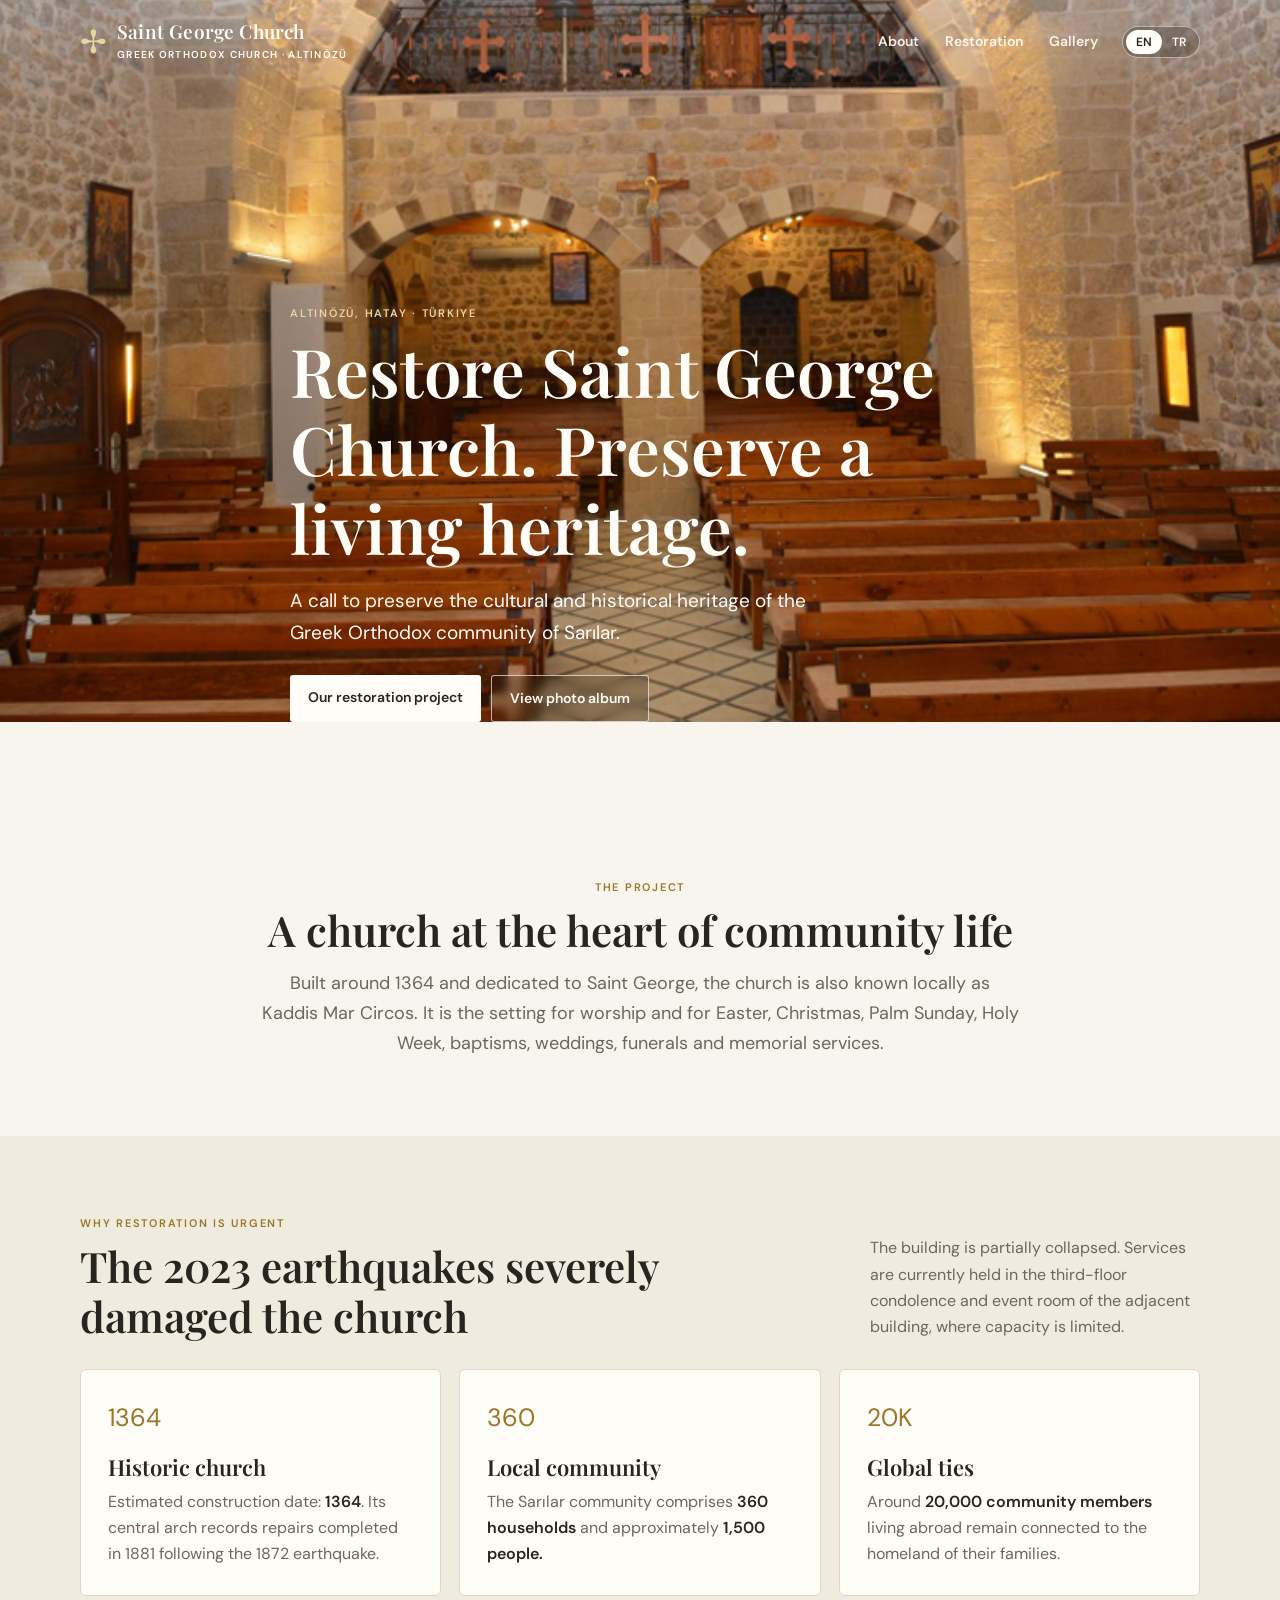
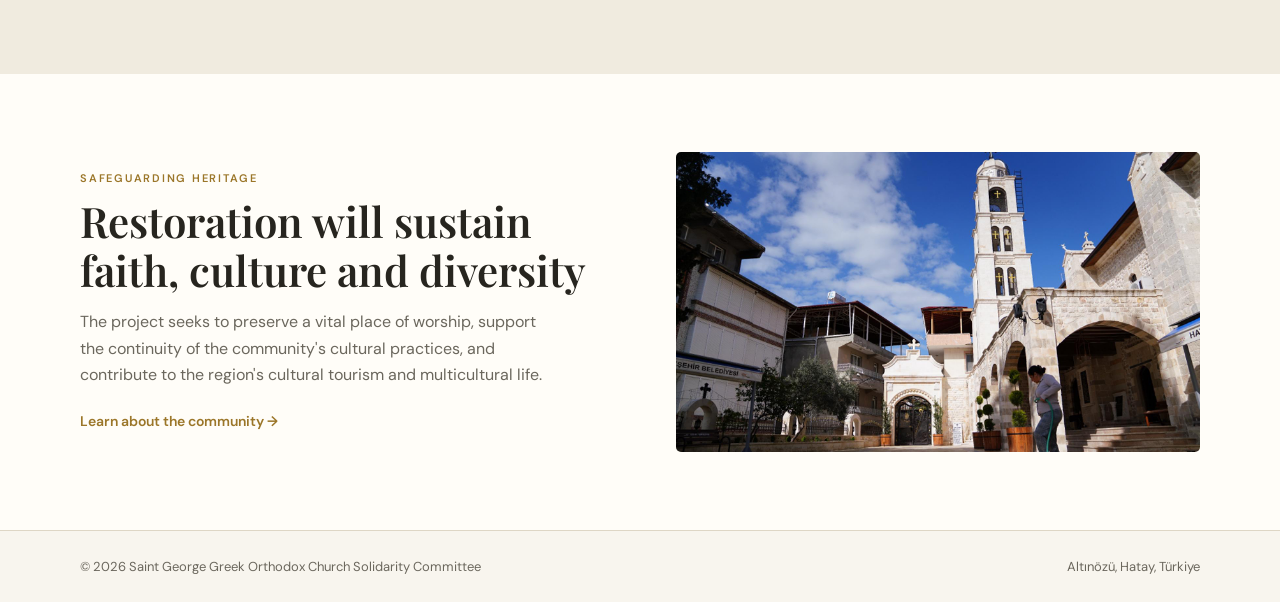
<file: index.html>
<!doctype html>
<html lang="en">
    <head>
        <meta charset="utf-8">
        <meta name="viewport" content="width=device-width,initial-scale=1">
        <meta name="description" content="Saint George Greek Orthodox Church restoration project, Sarılar, Altınözü.">
        <title>Saint George Church Restoration Project</title>
        <link rel="preconnect" href="https://fonts.googleapis.com">
        <link rel="preconnect" href="https://fonts.gstatic.com" crossorigin>
        <link href="https://fonts.googleapis.com/css2?family=DM+Sans:wght@400;500;600&family=Playfair+Display:wght@500;600;700&display=swap" rel="stylesheet">
        <link rel="stylesheet" href="assets/css/style.css"><script src="assets/js/main.js" defer>

        </script></head>
        <body><header class="site-header"><div class="container header-inner">
            <a class="brand" href="index.html">
                <span class="brand-mark">✢</span>
                <span><strong data-i18n="brand">Saint George Church</strong>
                    <small data-i18n="brandSub">Greek Orthodox Church · Altınözü</small>
                </span></a><nav class="nav">
                        <a href="about.html" data-i18n="navAbout">About</a>
                        <a href="#restoration">Restoration</a><a href="gallery.html" data-i18n="navGallery">Gallery</a></nav>
                        <div class="language-switcher">
                            <button type="button" data-language="en" class="is-active">EN</button><button type="button" data-language="tr">TR</button>
                        </div>
                    </div>
                </header>
                <main>
                    <section class="hero">
  <img src="assets/images/photo5.png" alt="Arka plan görseli" style="width:100%; height:100%; object-fit:cover; position:absolute; z-index:-1;">
  <div class="container hero-content">
    <p class="eyebrow">Altınözü, Hatay · Türkiye</p>
    <h1>Restore Saint George Church. Preserve a living heritage.</h1>
    <p class="hero-copy">A call to preserve the cultural and historical heritage of the Greek Orthodox community of Sarılar.</p>
    <div class="hero-actions">
      <a class="button" href="#restoration">Our restoration project</a>
      <a class="button button-outline" href="gallery.html">View photo album</a>
    </div>
  </div>
                     </section>
                    </div>
                </div>
            </section>
            <section id="restoration" class="section intro-section"><div class="container narrow text-center"><p class="eyebrow eyebrow-dark">The project</p><h2>A church at the heart of community life</h2><p>Built around 1364 and dedicated to Saint George, the church is also known locally as Kaddis Mar Circos. It is the setting for worship and for Easter, Christmas, Palm Sunday, Holy Week, baptisms, weddings, funerals and memorial services.</p>
            </div>
        </section>
        <section class="section visit-section">
            <div class="container">
                <div class="section-heading">
                    <div><p class="eyebrow eyebrow-dark">Why restoration is urgent</p>
                        <h2>The 2023 earthquakes severely damaged the church</h2>
                    </div>
                    <p>The building is partially collapsed. Services are currently held in the third-floor condolence and event room of the adjacent building, where capacity is limited.</p>
                </div>
                <div class="info-grid">
                    <article class="info-card">
                        <span class="card-icon">1364</span>
                        <h3>Historic church</h3>
                        <p>Estimated construction date: <strong>1364</strong>. Its central arch records repairs completed in 1881 following the 1872 earthquake.</p>
                    </article>
                    <article class="info-card">
                        <span class="card-icon">360</span>
                        <h3>Local community</h3>
                        <p>The Sarılar community comprises <strong>360 households</strong> and approximately <strong>1,500 people.</strong></p>
                    </article>
                    <article class="info-card">
                        <span class="card-icon">20K</span>
                        <h3>Global ties</h3>
                        <p>Around <strong>20,000 community members</strong> living abroad remain connected to the homeland of their families.</p>
                    </article>
                </div>
            </div>
        </section>
        <section class="section gallery-preview">
            <div class="container gallery-preview-inner">
                <div><p class="eyebrow eyebrow-dark">Safeguarding heritage</p>
                    <h2>Restoration will sustain faith, culture and diversity</h2>
                    <p>The project seeks to preserve a vital place of worship, support the continuity of the community's cultural practices, and contribute to the region's cultural tourism and multicultural life.</p>
                    <a class="text-link" href="about.html">Learn about the community →</a>
                </div>
                <a class="preview-image" href="gallery.html">
                    <img src="assets/images/photo2.png" alt="Saint George Church community photo"></a>
                </div>
            </section>
        </main>
        <footer class="site-footer">
            <div class="container footer-inner">
                <span>© <span id="year"></span> Saint George Greek Orthodox Church Solidarity Committee</span>
                <span>Altınözü, Hatay, Türkiye</span>
            </div>
        </footer>
    </body>
    </html>
</file>
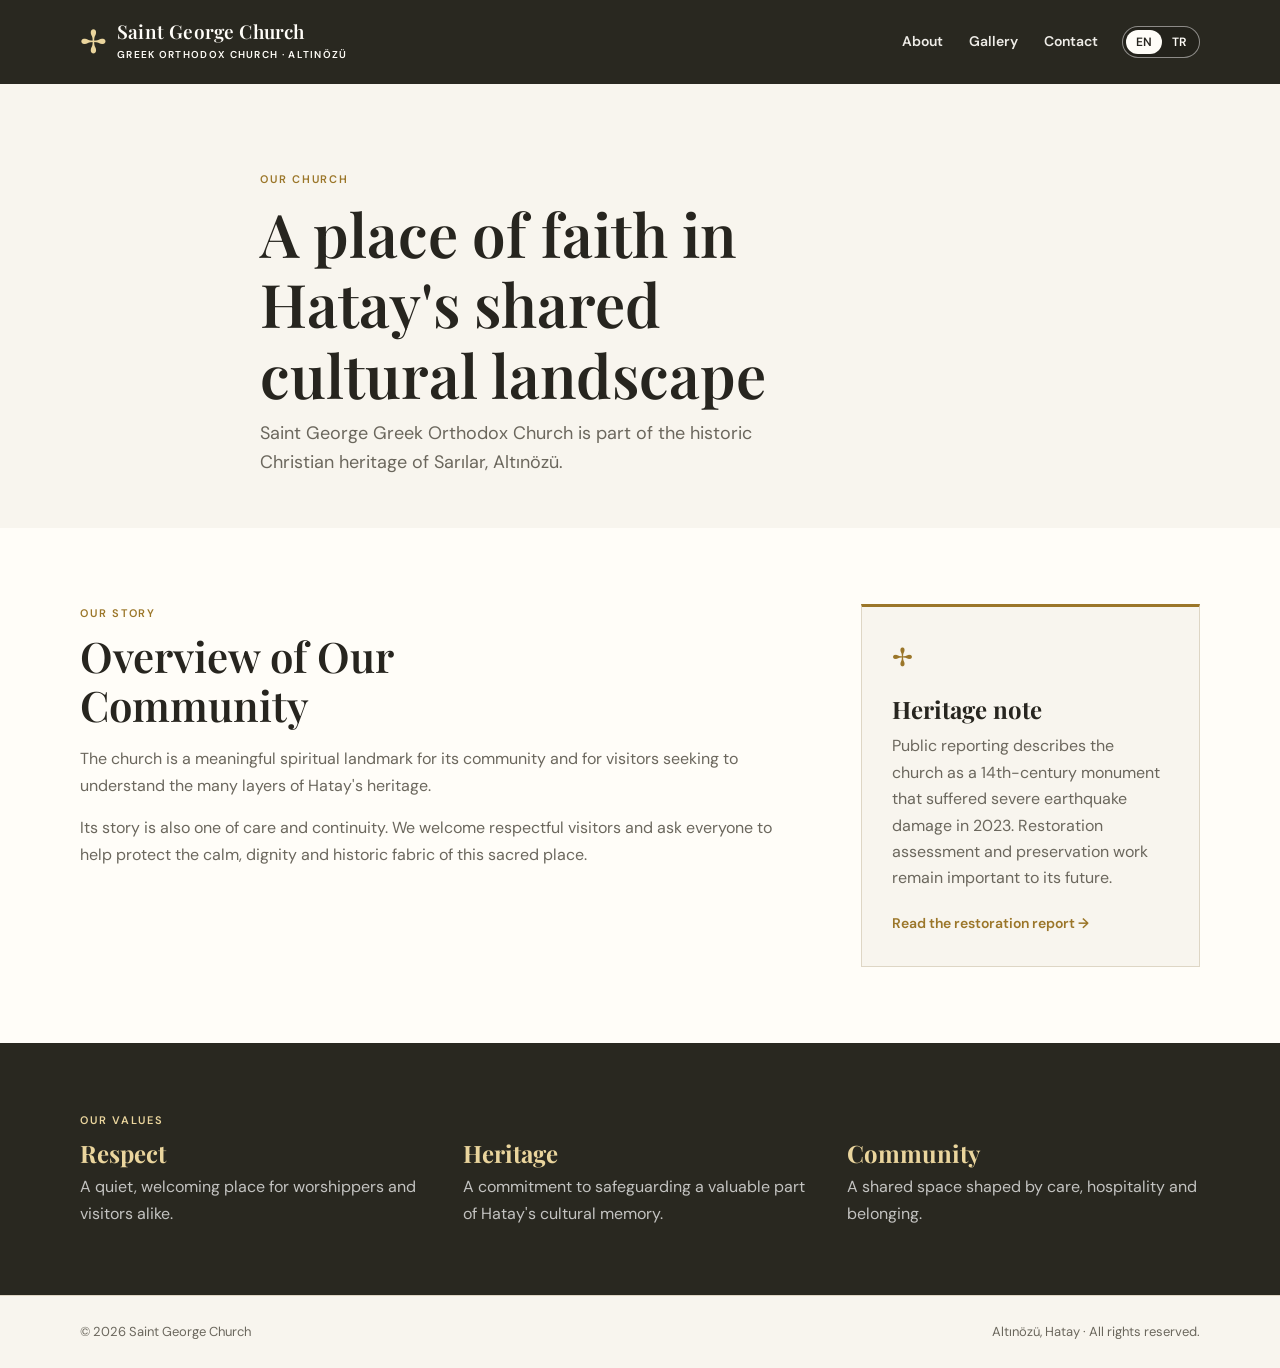
<file: about.html>
<!doctype html>
<html lang="en"><head><meta charset="utf-8"><meta name="viewport" content="width=device-width, initial-scale=1"><meta name="description" content="About Saint George Greek Orthodox Church in Altınözü, Hatay."><title>About | Saint George Church</title><link rel="preconnect" href="https://fonts.googleapis.com"><link rel="preconnect" href="https://fonts.gstatic.com" crossorigin><link href="https://fonts.googleapis.com/css2?family=DM+Sans:wght@400;500;600&family=Playfair+Display:wght@500;600;700&display=swap" rel="stylesheet"><link rel="stylesheet" href="assets/css/style.css"><script src="assets/js/main.js" defer></script></head>
<body class="gallery-page">
    <header class="site-header header-solid">
        <div class="container header-inner">
            <a class="brand" href="index.html">
                <span class="brand-mark">✢</span>
                <span><strong data-i18n="brand">Saint George Church</strong><small data-i18n="brandSub">Greek Orthodox Church · Altınözü</small></span></a>
                <nav class="nav"><a href="about.html" aria-current="page" data-i18n="navAbout">About</a>
                    <a href="gallery.html" data-i18n="navGallery">Gallery</a>
                    <a href="index.html#contact" data-i18n="navContact">Contact</a></nav>
                    <div class="language-switcher"><button type="button" data-language="en" class="is-active">EN</button><button type="button" data-language="tr">TR</button></div>
                
                </div>
            </header>
<main><section class="gallery-hero about-hero"><div class="container narrow"><p class="eyebrow eyebrow-dark" data-i18n="aboutEyebrow">Our church</p><h1 data-i18n="aboutPageTitle">A place of faith in Hatay's shared cultural landscape</h1>
    <p data-i18n="aboutPageIntro">Saint George Greek Orthodox Church is part of the historic Christian heritage of Sarılar, Altınözü.</p></div></section>
    <section class="about-content"><div class="container about-grid"><div><p class="eyebrow eyebrow-dark" data-i18n="aboutStoryEyebrow">Our story</p>
        <h2 data-i18n="aboutStoryTitle">Overview of Our Community</h2><p data-i18n="aboutStoryOne">The church is a meaningful spiritual landmark for its community and for visitors seeking to understand the many layers of Hatay's heritage.</p>
        <p data-i18n="aboutStoryTwo">Its story is also one of care and continuity. We welcome respectful visitors and ask everyone to help protect the calm, dignity and historic fabric of this sacred place.</p></div>
        <aside class="heritage-note"><span class="card-icon">✢</span>
            <h3 data-i18n="noteTitle">Heritage note</h3><p data-i18n="noteText">Public reporting describes the church as a 14th-century monument that suffered severe earthquake damage in 2023. Restoration assessment and preservation work remain important to its future.</p><a class="text-link" href="https://www.aa.com.tr/tr/kultur/hatayda-depremde-hasar-goren-aziz-georgios-rum-ortodoks-kilisesinde-inceleme-yapildi/3485311" target="_blank" rel="noopener" data-i18n="noteCta">Read the restoration report →</a></aside></div></section>
            <section class="values-section"><div class="container"><p class="eyebrow">Our values</p><div class="value-grid"><article>
                <h3 data-i18n="valueOneTitle">Respect</h3>
                <p data-i18n="valueOneText">A quiet, welcoming place for worshippers and visitors alike.</p></article>
                <article><h3 data-i18n="valueTwoTitle">Heritage</h3><p data-i18n="valueTwoText">A commitment to safeguarding a valuable part of Hatay's cultural memory.</p></article>
                <article><h3 data-i18n="valueThreeTitle">Community</h3><p data-i18n="valueThreeText">A shared space shaped by care, hospitality and belonging.</p></article></div></div></section></main>
                <footer class="site-footer"><div class="container footer-inner"><span>© <span id="year"></span> 
                    <span data-i18n="brand">Saint George Church</span></span><span data-i18n="footer">Altınözü, Hatay · All rights reserved.</span>
                </div>
            </footer>
        </body>
        </html>
</file>
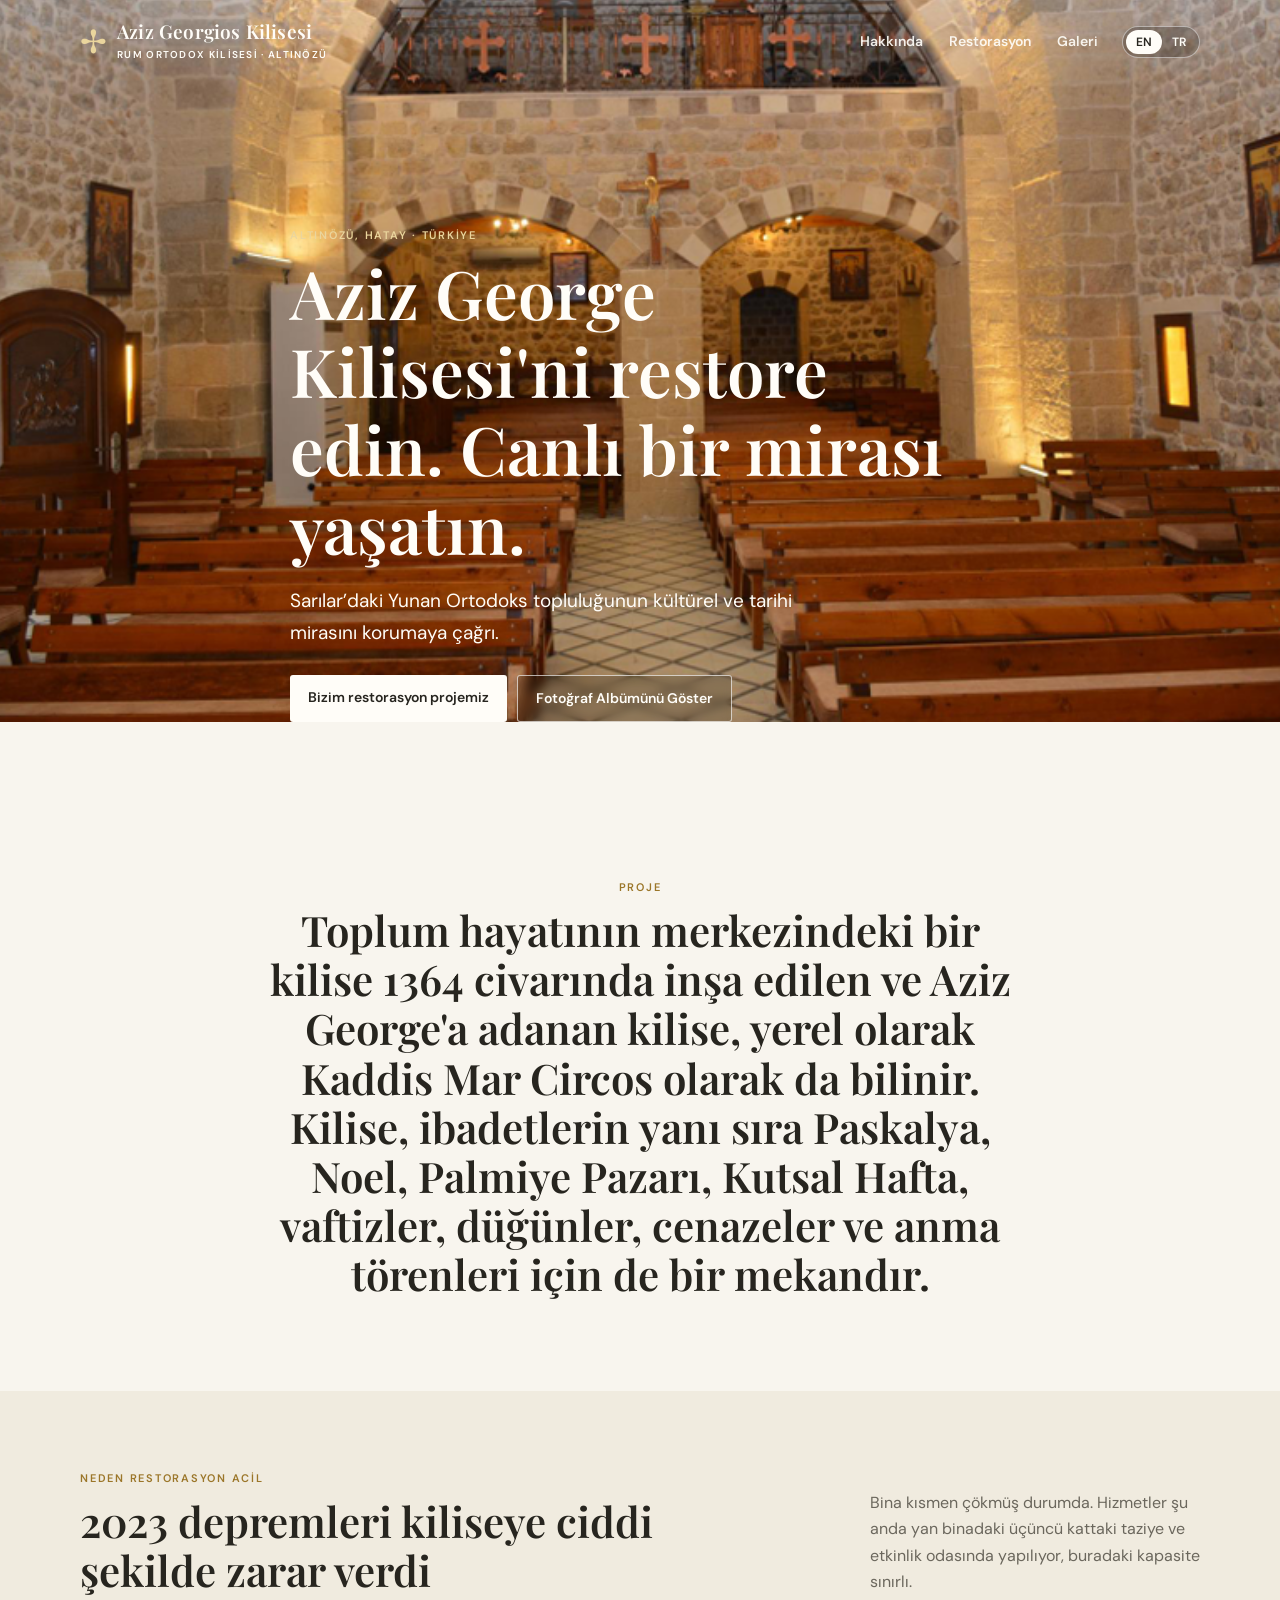
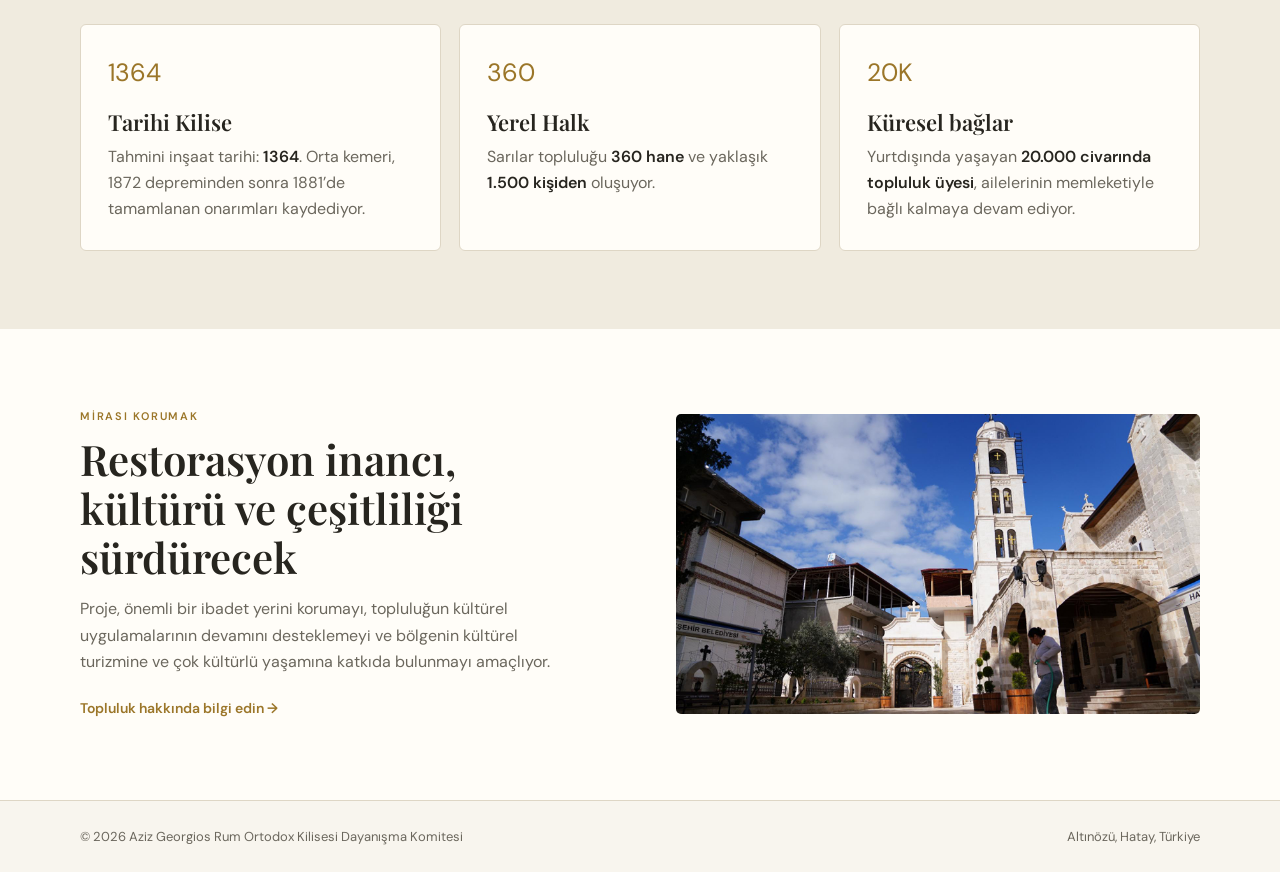
<file: indextr.html>
<!doctype html>
<html lang="tr">
    <head>
        <meta charset="utf-8">
        <meta name="viewport" content="width=device-width,initial-scale=1">
        <meta name="description" content="Aziz Georgios Rum Ortodoks Kilisesi restorasyon projesi, Sarılar, Altınözü.">
        <title>Aziz Georgios Kilisesi Restorasyon Projesi </title>
        <link rel="preconnect" href="https://fonts.googleapis.com">
        <link rel="preconnect" href="https://fonts.gstatic.com" crossorigin>
        <link href="https://fonts.googleapis.com/css2?family=DM+Sans:wght@400;500;600&family=Playfair+Display:wght@500;600;700&display=swap" rel="stylesheet">
        <link rel="stylesheet" href="assets/css/style.css"><script src="assets/js/main.js" defer>

        </script></head>
        <body><header class="site-header"><div class="container header-inner">
            <a class="brand" href="index.html">
                <span class="brand-mark">✢</span>
                <span><strong data-i18n="brand">Aziz Georgios Kilisesi</strong>
                    <small data-i18n="brandSub">Rum Ortodox Kilisesi · Altınözü</small>
                </span></a><nav class="nav">
                        <a href="about.html" data-i18n="navAbout">Hakkında</a>
                        <a href="#restoration">Restorasyon</a><a href="gallery.html" data-i18n="navGallery">Galeri</a></nav>
                        <div class="language-switcher">
                            <button type="button" data-language="en" class="is-active">EN</button><button type="button" data-language="tr">TR</button>
                        </div>
                    </div>
                </header>
                <main>
                    <section class="hero">
  <img src="assets/images/photo5.png" alt="Arka plan görseli" style="width:100%; height:100%; object-fit:cover; position:absolute; z-index:-1;">
  <div class="container hero-content">
    <p class="eyebrow">Altınözü, Hatay · Türkiye</p>
    <h1>Aziz George Kilisesi'ni restore edin. Canlı bir mirası yaşatın.</h1>
    <p class="hero-copy">Sarılar’daki Yunan Ortodoks topluluğunun kültürel ve tarihi mirasını korumaya çağrı.</p>
    <div class="hero-actions">
      <a class="button" href="#restoration">Bizim restorasyon projemiz</a>
      <a class="button button-outline" href="gallery.html">Fotoğraf Albümünü Göster</a>
    </div>
  </div>
                     </section>
                    </div>
                </div>
            </section>
            <section id="restoration" class="section intro-section"><div class="container narrow text-center"><p class="eyebrow eyebrow-dark">Proje</p><h2>Toplum hayatının merkezindeki bir kilise 1364 civarında inşa edilen ve Aziz George'a adanan kilise, yerel olarak Kaddis Mar Circos olarak da bilinir. Kilise, ibadetlerin yanı sıra Paskalya, Noel, Palmiye Pazarı, Kutsal Hafta, vaftizler, düğünler, cenazeler ve anma törenleri için de bir mekandır.</p>
            </div>
        </section>
        <section class="section visit-section">
            <div class="container">
                <div class="section-heading">
                    <div><p class="eyebrow eyebrow-dark">Neden restorasyon acil</p>
                        <h2>2023 depremleri kiliseye ciddi şekilde zarar verdi</h2>
                    </div>
                    <p>Bina kısmen çökmüş durumda. Hizmetler şu anda yan binadaki üçüncü kattaki taziye ve etkinlik odasında yapılıyor, buradaki kapasite sınırlı.</p>
                </div>
                <div class="info-grid">
                    <article class="info-card">
                        <span class="card-icon">1364</span>
                        <h3>Tarihi Kilise</h3>
                        <p>Tahmini inşaat tarihi: <strong>1364</strong>. Orta kemeri, 1872 depreminden sonra 1881’de tamamlanan onarımları kaydediyor.</p>
                    </article>
                    <article class="info-card">
                        <span class="card-icon">360</span>
                        <h3>Yerel Halk</h3>
                        <p>Sarılar topluluğu <strong>360 hane</strong> ve yaklaşık <strong>1.500 kişiden</strong> oluşuyor.</strong></p>
                    </article>
                    <article class="info-card">
                        <span class="card-icon">20K</span>
                        <h3>Küresel bağlar</h3>
                        <p>Yurtdışında yaşayan <strong>20.000 civarında topluluk üyesi</strong>, ailelerinin memleketiyle bağlı kalmaya devam ediyor.</p>
                    </article>
                </div>
            </div>
        </section>
        <section class="section gallery-preview">
            <div class="container gallery-preview-inner">
                <div><p class="eyebrow eyebrow-dark">Mirası korumak</p>
                    <h2>Restorasyon inancı, kültürü ve çeşitliliği sürdürecek</h2>
                    <p>Proje, önemli bir ibadet yerini korumayı, topluluğun kültürel uygulamalarının devamını desteklemeyi ve bölgenin kültürel turizmine ve çok kültürlü yaşamına katkıda bulunmayı amaçlıyor.</p>
                    <a class="text-link" href="about.html">Topluluk hakkında bilgi edin →</a>
                </div>
                <a class="preview-image" href="gallery.html">
                    <img src="assets/images/photo2.png" alt="Saint George Church community photo"></a>
                </div>
            </section>
        </main>
        <footer class="site-footer">
            <div class="container footer-inner">
                <span>© <span id="year"></span> Aziz Georgios Rum Ortodox Kilisesi Dayanışma Komitesi</span>
                <span>Altınözü, Hatay, Türkiye</span>
            </div>
        </footer>
    </body>
    </html>
</file>
<file: assets/css/style.css>
:root {
  --ink: #27251f;
  --muted: #6b675d;
  --gold: #9b7629;
  --gold-light: #ead59d;
  --paper: #f8f5ee;
  --white: #fffdf8;
  --line: #ded6c5;
  --serif: "Playfair Display", Georgia, serif;
  --sans: "DM Sans", Arial, sans-serif;
}
* { 
  box-sizing: border-box; 
}

html { 
  scroll-behavior: smooth; 
}

body { 
  margin: 0; color: var(--ink); background: var(--paper); font: 16px/1.65 var(--sans); 
}

a { 
  color: inherit; 
}

.container { 
  width: min(1120px, calc(100% - 40px)); margin-inline: auto; 
}

.narrow { 
  max-width: 760px; 
}

.text-center { 
  text-align: center; 
}

.site-header {
   position: absolute; z-index: 10; width: 100%; color: var(--white); 
  }

  .header-inner { 
  display: flex; align-items: center; justify-content: space-between; min-height: 84px; gap: 24px; 
}

.brand { 
  display: flex; align-items: center; gap: 10px; text-decoration: none; 
}

.brand-mark { color: var(--gold-light); font-size: 32px; }
.brand strong, .brand small { display: block; }
.brand strong { font: 600 19px/1.15 var(--serif); letter-spacing: .01em; }
.brand small { margin-top: 4px; font-size: 10px; font-weight: 600; letter-spacing: .13em; text-transform: uppercase; }
.nav { display: flex; gap: 26px; margin-left: auto; }
.nav a { color: inherit; font-size: 14px; font-weight: 600; text-decoration: none; opacity: .92; }
.nav a:hover { color: var(--gold-light); }
.language-switcher { display: flex; padding: 3px; border: 1px solid rgb(255 255 255 / .48); border-radius: 999px; background: rgb(20 18 14 / .25); }
.language-switcher button { padding: 4px 10px; border: 0; border-radius: 999px; color: var(--white); background: transparent; font: 600 12px var(--sans); cursor: pointer; }
.language-switcher .is-active { color: var(--ink); background: var(--white); }
.hero-content { max-width: 700px; }
.eyebrow { margin: 0 0 10px; color: var(--gold-light); font-size: 11px; font-weight: 600; letter-spacing: .16em; text-transform: uppercase; }
.eyebrow-dark { color: var(--gold); }
h1, h2, h3 { font-family: var(--serif); line-height: 1.17; }
h1 { max-width: 680px; margin: 0 0 18px; font-size: clamp(40px, 6vw, 67px); font-weight: 600; }
h2 { margin: 0 0 14px; font-size: clamp(29px, 4vw, 42px); font-weight: 600; }
.hero {
  display: grid;
  min-height: 800px;
  padding: 156px 0 78px;
  align-items: end;
  color: var(--white);
  /* background satırını kaldırıyoruz */
}


.hero-copy { max-width: 555px; margin: 0 0 27px; font-size: 19px; }
.button { display: inline-block; padding: 11px 18px; border-radius: 3px; color: var(--ink); background: var(--white); font-size: 14px; font-weight: 600; text-decoration: none; transition: transform .2s, background .2s; }
.button:hover { background: var(--gold-light); transform: translateY(-2px); }
.hero-actions { display: flex; flex-wrap: wrap; gap: 10px; }
.button-outline { border: 1px solid rgb(255 255 255 / .65); color: var(--white); background: rgb(25 22 16 / .18); backdrop-filter: blur(5px); }
.button-outline:hover { color: var(--ink); background: var(--white); }
.section { padding: 78px 0; }
.intro-section p:not(.eyebrow) { margin: 0; color: var(--muted); font-size: 18px; }
.visit-section { background: #f0ebdf; }
.section-heading { display: flex; align-items: end; justify-content: space-between; gap: 40px; margin-bottom: 28px; }
.section-heading h2 { max-width: 590px; margin-bottom: 0; }
.section-heading > p { max-width: 330px; margin: 0; color: var(--muted); }
.info-grid { display: grid; grid-template-columns: repeat(3, 1fr); gap: 18px; }
.info-card { min-height: 225px; padding: 27px; border: 1px solid var(--line); border-radius: 6px; background: var(--white); }
.card-icon { display: block; margin-bottom: 17px; color: var(--gold); font-size: 25px; }
.info-card h3 { margin: 0 0 8px; font-size: 22px; font-weight: 600; }
.info-card p { margin: 0; color: var(--muted); }
.info-card strong { color: var(--ink); font-weight: 600; }
.info-card a { color: var(--ink); text-decoration-color: var(--gold); text-underline-offset: 3px; }
.gallery-preview { background: var(--white); }
.gallery-preview-inner { display: grid; grid-template-columns: 1fr 1fr; align-items: center; gap: 72px; }
.gallery-preview p:not(.eyebrow) { max-width: 470px; margin: 0 0 20px; color: var(--muted); }
.text-link { color: var(--gold); font-size: 14px; font-weight: 600; text-decoration: none; }
.text-link:hover { text-decoration: underline; text-underline-offset: 4px; }
.preview-image { display: block; height: 300px; overflow: hidden; border-radius: 5px; }
.preview-image img { width: 100%; height: 100%; object-fit: cover; transition: transform .5s ease; }
.preview-image:hover img { transform: scale(1.04); }
.header-solid { position: relative; color: var(--white); background: #292820; }
.gallery-hero { padding: 86px 0 50px; background: var(--paper); }
.gallery-hero h1 { max-width: 620px; margin-bottom: 10px; color: var(--ink); font-size: clamp(38px, 5vw, 60px); }
.gallery-hero p:not(.eyebrow) { max-width: 570px; margin: 0; color: var(--muted); font-size: 18px; }
.gallery-section { padding: 16px 0 78px; background: var(--paper); }
.about-content { padding: 76px 0; background: var(--white); }
.about-grid { display: grid; grid-template-columns: 1.35fr .65fr; gap: 78px; align-items: start; }
.about-grid h2 { max-width: 540px; }
.about-grid p:not(.eyebrow) { color: var(--muted); }
.heritage-note { padding: 30px; border: 1px solid var(--line); border-top: 3px solid var(--gold); background: var(--paper); }
.heritage-note h3 { margin: 0 0 10px; font-size: 24px; }
.heritage-note p { margin: 0 0 18px; }
.values-section { padding: 68px 0; color: var(--white); background: #292820; }
.values-section .eyebrow { color: var(--gold-light); }
.value-grid { display: grid; grid-template-columns: repeat(3, 1fr); gap: 30px; }
.value-grid h3 { margin: 0 0 7px; color: var(--gold-light); font-size: 24px; }
.value-grid p { margin: 0; color: rgb(255 255 255 / .72); }
.photo-grid { display: grid; grid-template-columns: repeat(3, 1fr); grid-auto-rows: 230px; gap: 14px; }
.photo-card { position: relative; overflow: hidden; padding: 0; border: 0; border-radius: 4px; color: var(--white); background: #292820; cursor: zoom-in; text-align: left; }
.photo-card::after { content: ""; position: absolute; inset: 0; background: linear-gradient(0deg, rgb(12 11 8 / .68), transparent 56%); }
.photo-card img { width: 100%; height: 100%; object-fit: cover; transition: transform .45s ease; }
.photo-card:hover img { transform: scale(1.06); }
.photo-card span { position: absolute; z-index: 1; bottom: 17px; left: 18px; font: 600 19px var(--serif); }
.gallery-credit { margin: 18px 0 0; color: var(--muted); font-size: 13px; }
.photo-tall { grid-row: span 2; }
.photo-wide { grid-column: span 2; }
.lightbox { position: fixed; z-index: 50; inset: 0; display: grid; visibility: hidden; place-items: center; padding: 45px 24px 24px; opacity: 0; background: rgb(14 13 10 / .92); transition: opacity .2s, visibility .2s; }
.lightbox.is-open { visibility: visible; opacity: 1; }
.lightbox img { max-width: min(100%, 1000px); max-height: calc(100vh - 105px); object-fit: contain; }
.lightbox p { margin: 8px 0 0; color: var(--white); font-size: 14px; }
.lightbox-close { position: absolute; top: 15px; right: 22px; border: 0; color: var(--white); background: transparent; font-size: 38px; line-height: 1; cursor: pointer; }
.site-footer { padding: 25px 0; border-top: 1px solid var(--line); color: var(--muted); font-size: 13px; }
.footer-inner { display: flex; justify-content: space-between; gap: 18px; }
@media (max-width: 720px) {
  .container { width: min(100% - 32px, 1120px); }
  .header-inner { min-height: 74px; }
  .nav { display: none; }
  .brand strong { font-size: 17px; }
  .hero { min-height: 540px; padding: 135px 0 55px; }
  .section { padding: 54px 0; }
  .section-heading, .footer-inner { display: block; }
  .section-heading > p { margin-top: 15px; }
  .info-grid { grid-template-columns: 1fr; }
  .gallery-preview-inner { grid-template-columns: 1fr; gap: 28px; }
  .about-grid, .value-grid { grid-template-columns: 1fr; gap: 26px; }
  .preview-image { height: 240px; }
  .photo-grid { grid-template-columns: 1fr 1fr; grid-auto-rows: 190px; }
  .info-card { min-height: auto; }
  .footer-inner span + span { display: block; margin-top: 5px; }
}
@media (max-width: 440px) { .photo-grid { grid-template-columns: 1fr; } .photo-tall, .photo-wide { grid-row: auto; grid-column: auto; } }
</file>
